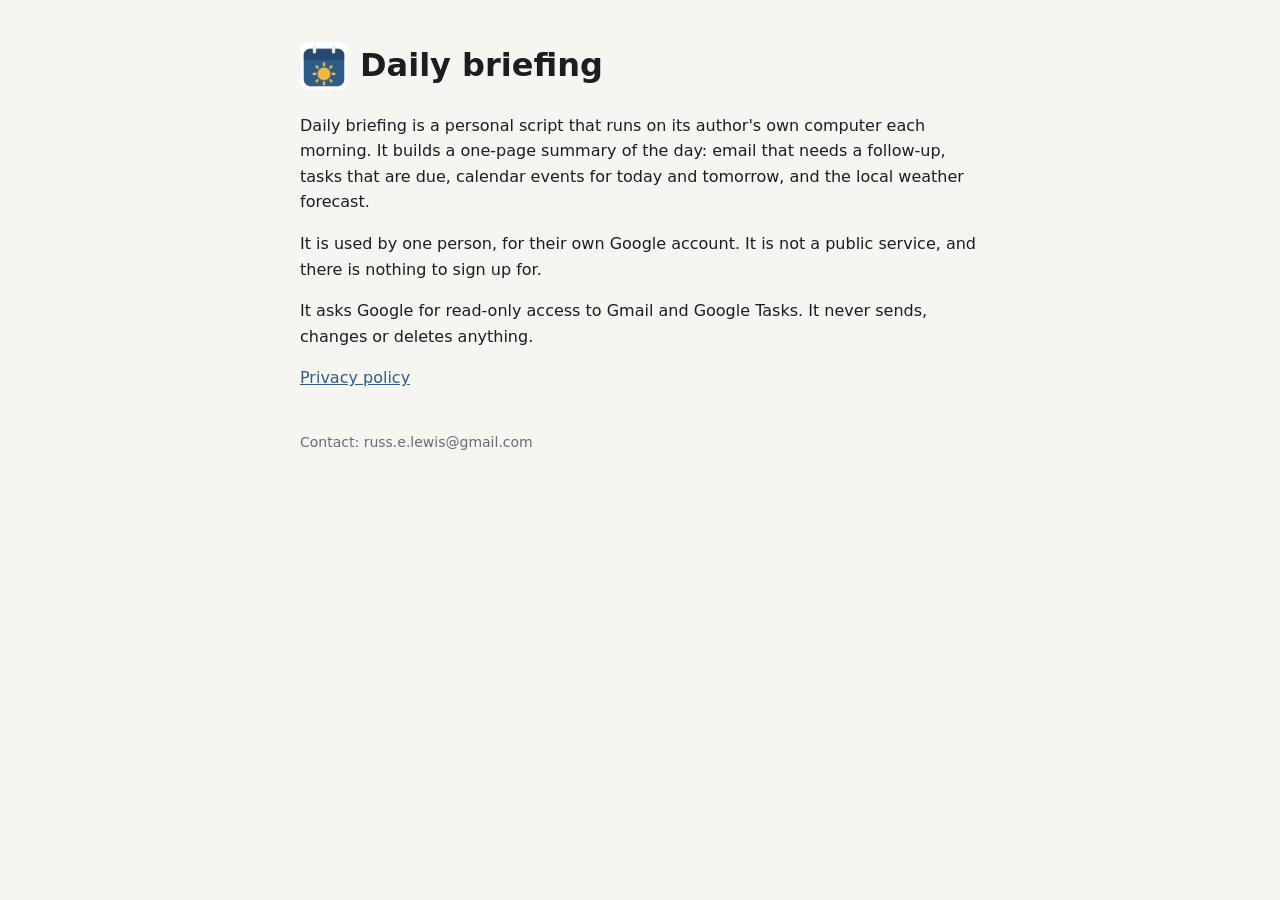
<file: index.html>
<!doctype html>
<html lang="en"><head><meta charset="utf-8"><meta name="viewport" content="width=device-width,initial-scale=1">
<title>Daily briefing</title><link rel="stylesheet" href="style.css"></head>
<body><main>
<h1><img src="logo.png" alt="">Daily briefing</h1>
<p>Daily briefing is a personal script that runs on its author's own computer each morning. It
builds a one-page summary of the day: email that needs a follow-up, tasks that are due,
calendar events for today and tomorrow, and the local weather forecast.</p>
<p>It is used by one person, for their own Google account. It is not a public service, and
there is nothing to sign up for.</p>
<p>It asks Google for read-only access to Gmail and Google Tasks. It never sends, changes or deletes
anything.</p>
<p><a href="privacy.html">Privacy policy</a></p>
<footer>Contact: russ.e.lewis@gmail.com</footer>
</main></body></html>
</file>
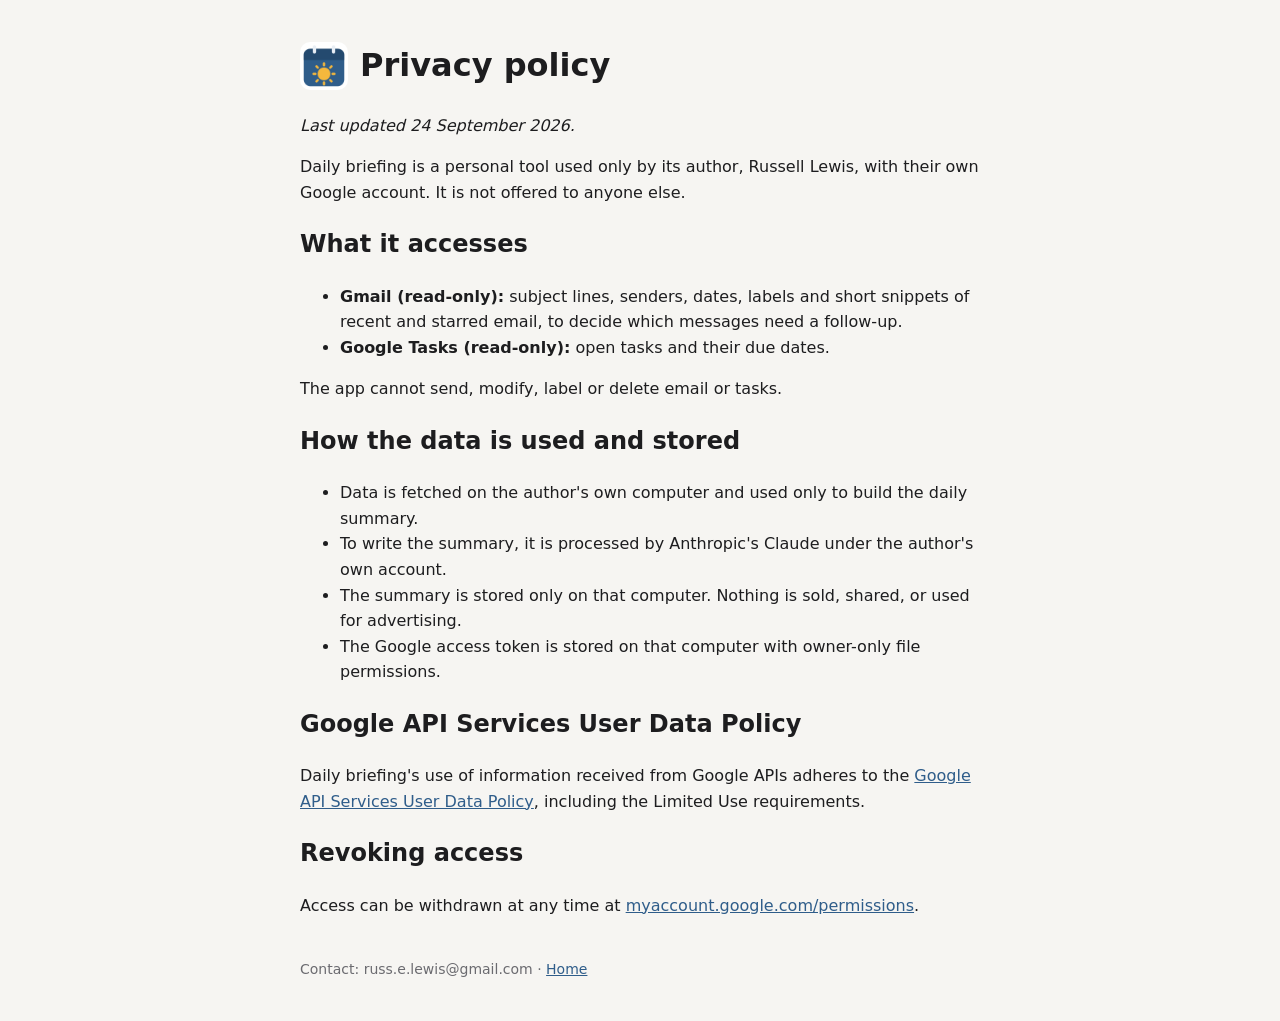
<file: privacy.html>
<!doctype html>
<html lang="en"><head><meta charset="utf-8"><meta name="viewport" content="width=device-width,initial-scale=1">
<title>Privacy policy · Daily briefing</title><link rel="stylesheet" href="style.css"></head>
<body><main>
<h1><img src="logo.png" alt="">Privacy policy</h1>
<p><em>Last updated 24 September 2026.</em></p>
<p>Daily briefing is a personal tool used only by its author, Russell Lewis, with their own
Google account. It is not offered to anyone else.</p>
<h2>What it accesses</h2>
<ul>
<li><strong>Gmail (read-only):</strong> subject lines, senders, dates, labels and short snippets of
recent and starred email, to decide which messages need a follow-up.</li>
<li><strong>Google Tasks (read-only):</strong> open tasks and their due dates.</li>
</ul>
<p>The app cannot send, modify, label or delete email or tasks.</p>
<h2>How the data is used and stored</h2>
<ul>
<li>Data is fetched on the author's own computer and used only to build the daily summary.</li>
<li>To write the summary, it is processed by Anthropic's Claude under the author's own account.</li>
<li>The summary is stored only on that computer. Nothing is sold, shared, or used for advertising.</li>
<li>The Google access token is stored on that computer with owner-only file permissions.</li>
</ul>
<h2>Google API Services User Data Policy</h2>
<p>Daily briefing's use of information received from Google APIs adheres to the
<a href="https://developers.google.com/terms/api-services-user-data-policy">Google API Services User Data Policy</a>,
including the Limited Use requirements.</p>
<h2>Revoking access</h2>
<p>Access can be withdrawn at any time at
<a href="https://myaccount.google.com/permissions">myaccount.google.com/permissions</a>.</p>
<footer>Contact: russ.e.lewis@gmail.com · <a href="index.html">Home</a></footer>
</main></body></html>
</file>
<file: style.css>
:root{--bg:#f6f5f2;--ink:#1d1d1f;--muted:#6b6b70;--accent:#2f5d8a}
@media (prefers-color-scheme:dark){:root{--bg:#15161a;--ink:#e8e8ea;--muted:#9a9ca3;--accent:#8fb8e3}}
body{margin:0;background:var(--bg);color:var(--ink);font:16px/1.6 system-ui,sans-serif}
main{max-width:680px;margin:0 auto;padding:40px 16px}
h1{display:flex;align-items:center;gap:12px;margin-top:0}
h1 img{width:48px;height:48px;border-radius:10px}
a{color:var(--accent)}
footer{color:var(--muted);font-size:14px;margin-top:40px}
</file>
